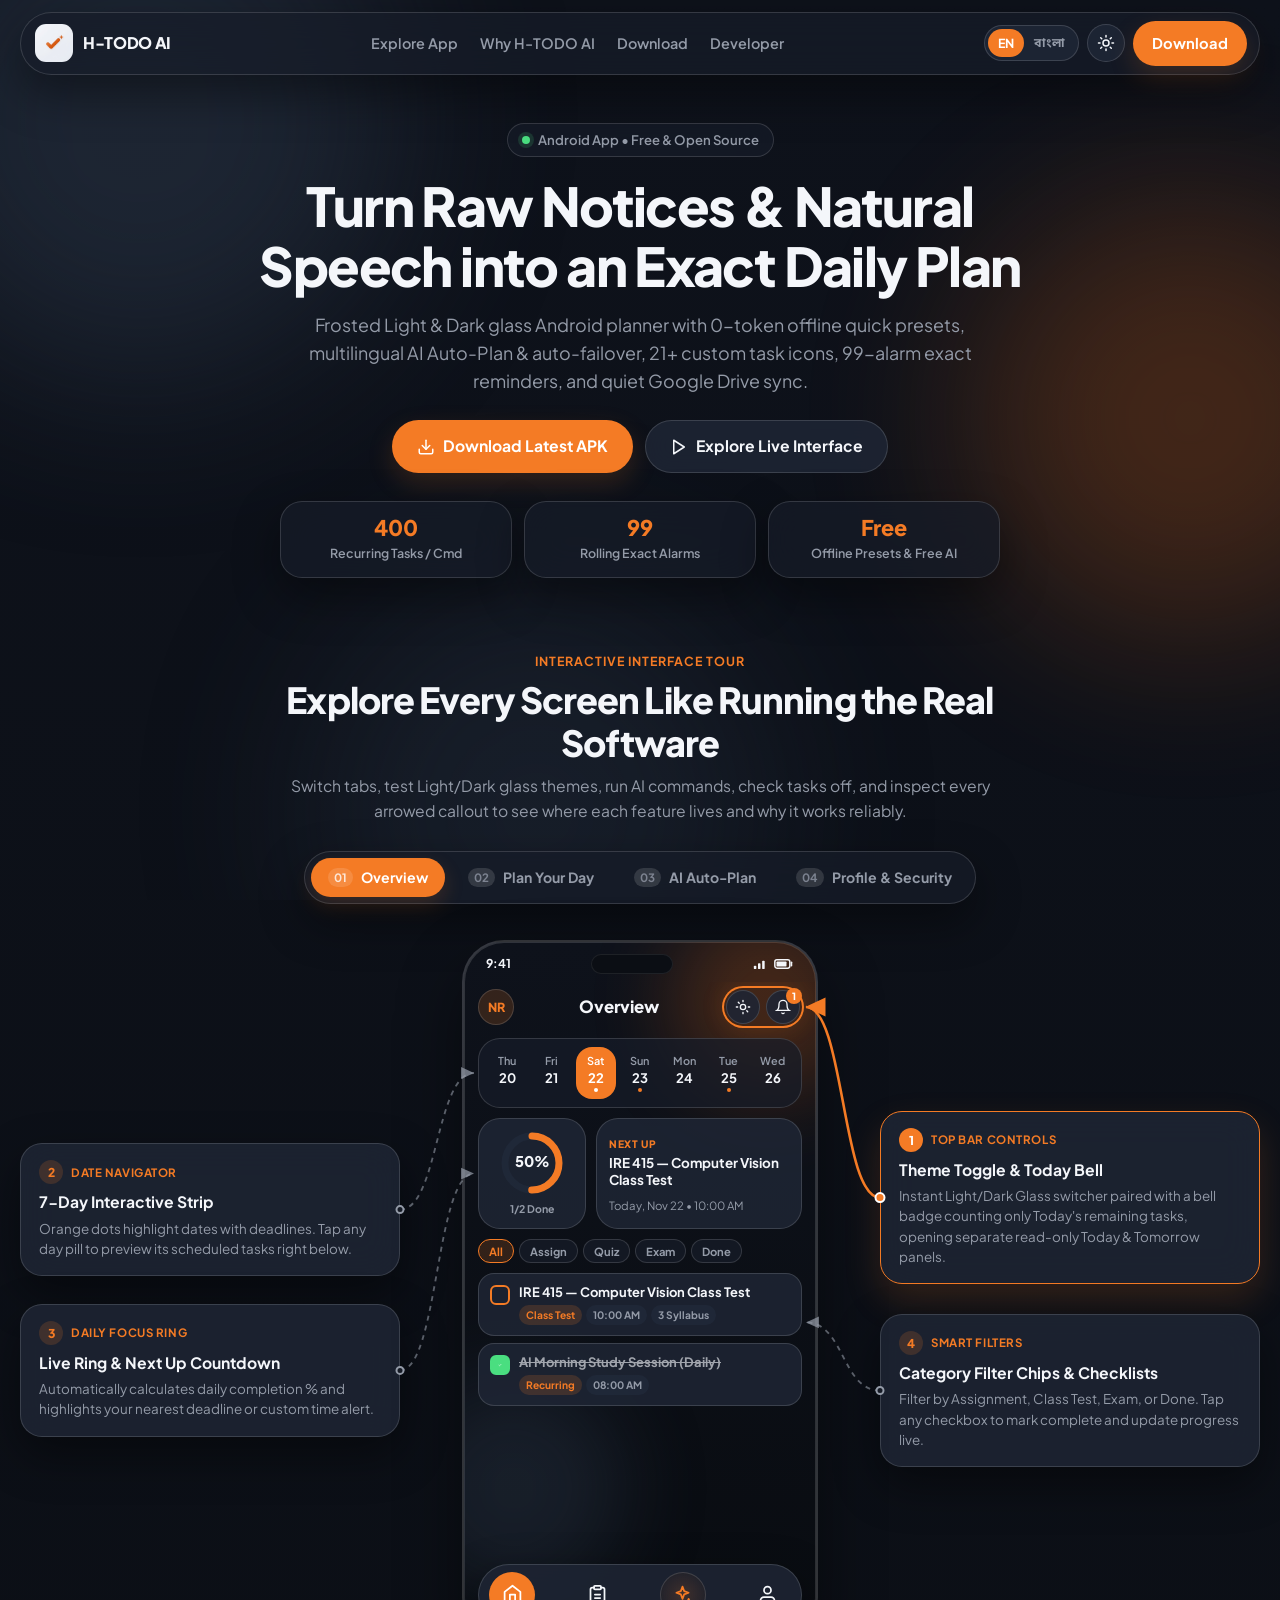
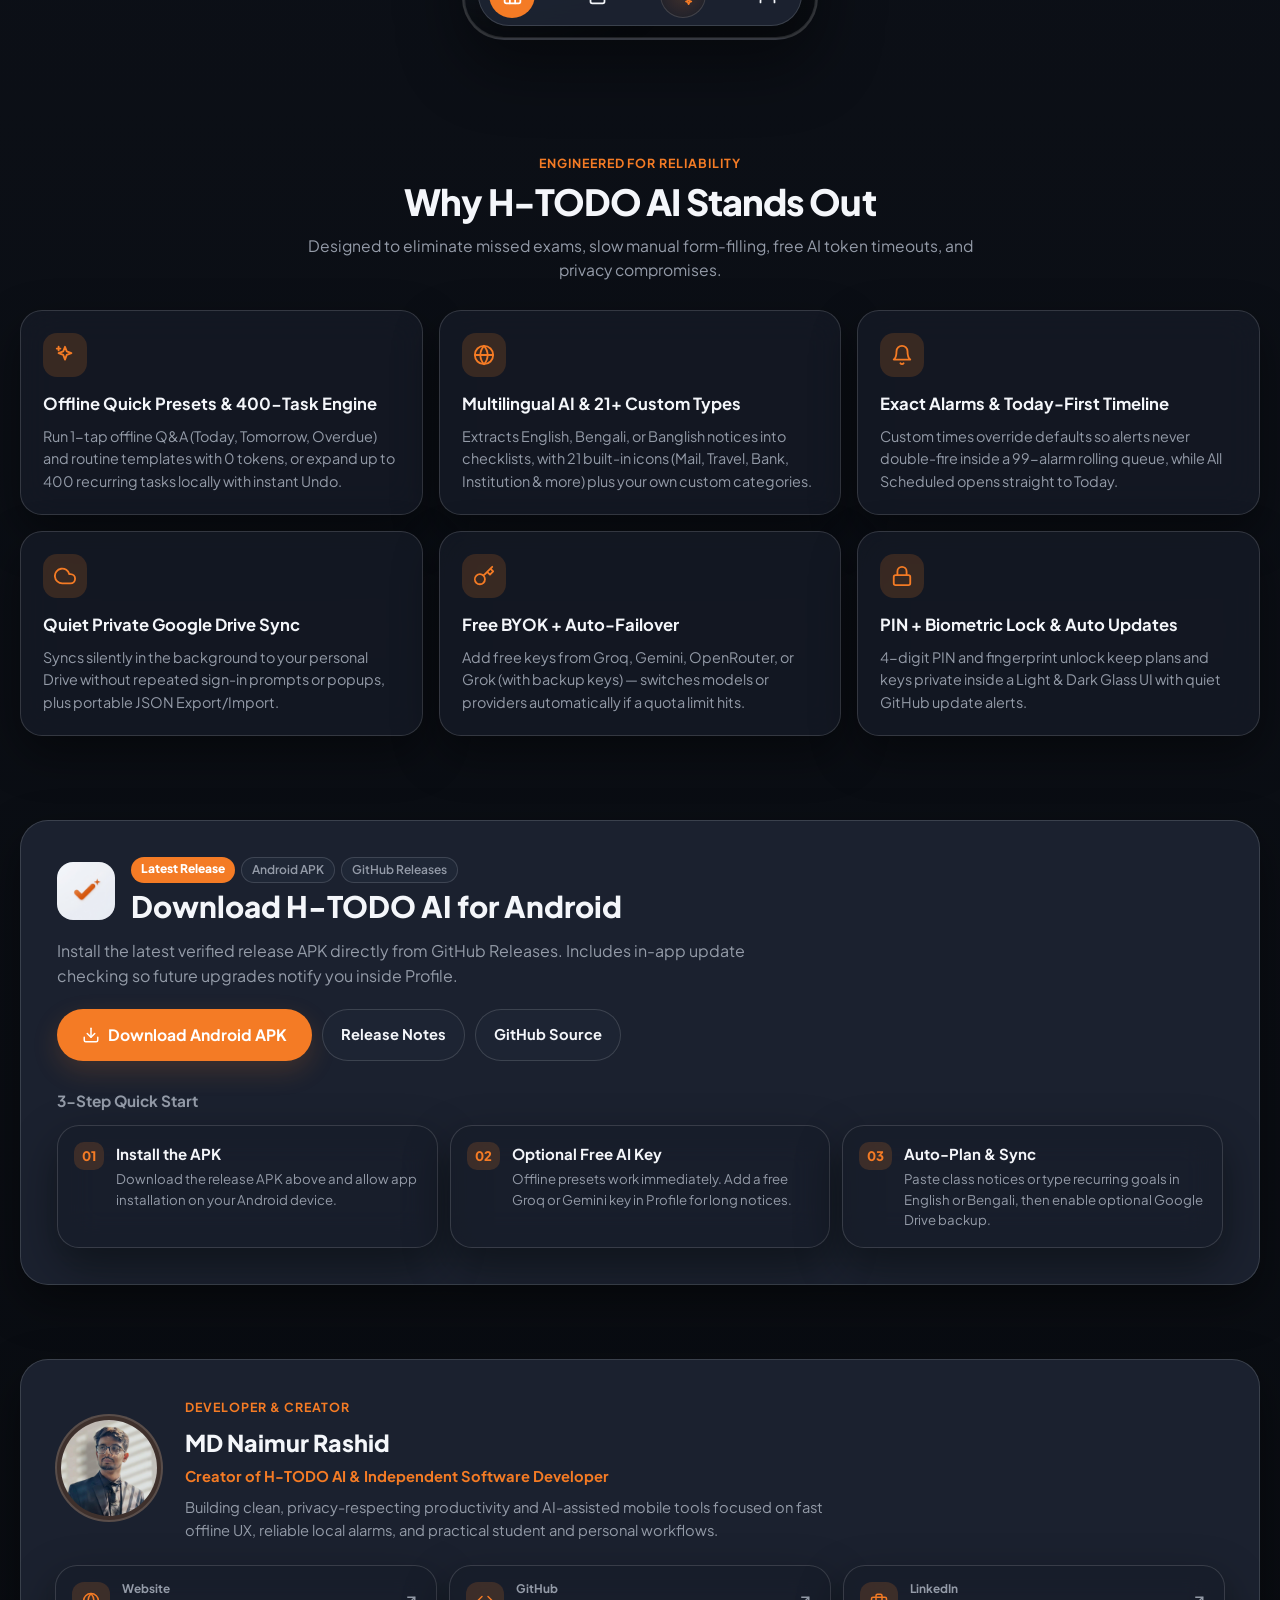
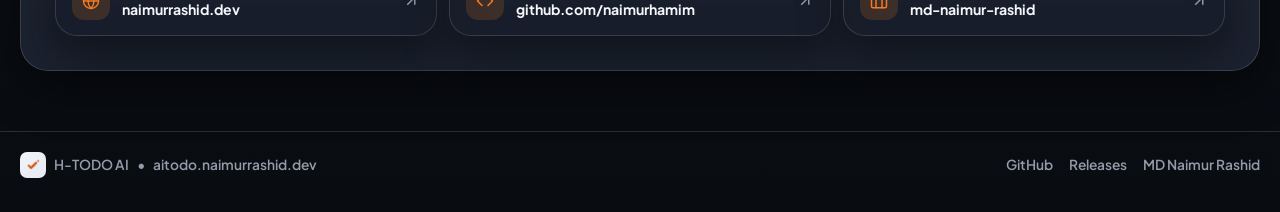
<file: docs/index.html>
<!DOCTYPE html>
<html lang="en" data-theme="dark" data-lang="en">
<head>
  <meta charset="UTF-8" />
  <meta name="viewport" content="width=device-width, initial-scale=1.0" />
  <title>H-TODO AI — Smart AI Task &amp; Academic Schedule Planner</title>
  <meta
    name="description"
    content="H-TODO AI is a free, open-source glassmorphic Android planner with offline 0-token quick presets, multilingual AI Auto-Plan & auto-failover, 21+ custom task types, 99-alarm exact reminders, and quiet Google Drive sync."
  />
  <meta name="theme-color" content="#0B0E14" />
  <meta property="og:title" content="H-TODO AI — Smart AI Task &amp; Academic Schedule Planner" />
  <meta
    property="og:description"
    content="Offline 0-token quick presets, multilingual AI scheduling with auto-failover, Today-anchored timeline, 21+ custom task icons, exact alarms, and quiet Google Drive sync."
  />
  <meta property="og:type" content="website" />
  <meta property="og:url" content="https://aitodo.naimurrashid.dev/" />
  <meta property="og:image" content="https://aitodo.naimurrashid.dev/assets/app_logo.png" />
  <link rel="icon" type="image/png" href="assets/app_logo.png" />
  <link rel="apple-touch-icon" href="assets/app_logo.png" />
  <link rel="preconnect" href="https://fonts.googleapis.com" />
  <link rel="preconnect" href="https://fonts.gstatic.com" crossorigin />
  <link
    href="https://fonts.googleapis.com/css2?family=Noto+Sans+Bengali:wght@400;500;600;700&amp;family=Plus+Jakarta+Sans:wght@400;500;600;700;800&amp;display=swap"
    rel="stylesheet"
  />
  <link rel="stylesheet" href="styles.css" />
</head>
<body>
  <div class="ambient-backdrop" aria-hidden="true">
    <span class="orb orb-primary"></span>
    <span class="orb orb-accent"></span>
    <span class="orb orb-secondary"></span>
  </div>

  <!-- Sticky Glass Navigation Header -->
  <header class="site-header">
    <div class="container header-inner">
      <a class="brand" href="#top" aria-label="H-TODO AI Home">
        <img src="assets/app_logo.png" alt="H-TODO AI Logo" width="38" height="38" class="brand-logo" />
        <div class="brand-text">
          <span class="brand-name">H-TODO AI</span>
        </div>
      </a>

      <nav class="desktop-nav" aria-label="Primary Navigation">
        <a href="#explore" data-i18n="navExplore">Explore App</a>
        <a href="#why" data-i18n="navWhy">Why H-TODO AI</a>
        <a href="#download" data-i18n="navDownload">Download</a>
        <a href="#developer" data-i18n="navDeveloper">Developer</a>
      </nav>

      <div class="header-actions">
        <div class="lang-switch" role="group" aria-label="Language switcher">
          <button type="button" class="lang-btn is-active" data-set-lang="en">EN</button>
          <button type="button" class="lang-btn" data-set-lang="bn">বাংলা</button>
        </div>

        <button
          type="button"
          class="icon-glass-btn"
          id="theme-toggle-btn"
          aria-label="Toggle Light and Dark Glass theme"
          title="Switch Glass Theme"
        >
          <svg class="icon-sun" viewBox="0 0 24 24" fill="none" stroke="currentColor" stroke-width="2" stroke-linecap="round" stroke-linejoin="round" aria-hidden="true">
            <circle cx="12" cy="12" r="4"></circle>
            <path d="M12 2v2M12 20v2M4.93 4.93l1.41 1.41M17.66 17.66l1.41 1.41M2 12h2M20 12h2M6.34 17.66l-1.41 1.41M19.07 4.93l-1.41 1.41"></path>
          </svg>
          <svg class="icon-moon" viewBox="0 0 24 24" fill="none" stroke="currentColor" stroke-width="2" stroke-linecap="round" stroke-linejoin="round" aria-hidden="true">
            <path d="M21 12.79A9 9 0 1 1 11.21 3 7 7 0 0 0 21 12.79z"></path>
          </svg>
        </button>

        <a href="#download" class="btn-primary header-download-btn" data-i18n="headerDownload">Download</a>

        <button
          type="button"
          class="icon-glass-btn mobile-menu-btn"
          id="mobile-menu-btn"
          aria-label="Toggle Menu"
          aria-expanded="false"
        >
          <svg viewBox="0 0 24 24" fill="none" stroke="currentColor" stroke-width="2" stroke-linecap="round" aria-hidden="true">
            <line x1="4" y1="7" x2="20" y2="7"></line>
            <line x1="4" y1="12" x2="20" y2="12"></line>
            <line x1="4" y1="17" x2="20" y2="17"></line>
          </svg>
        </button>
      </div>
    </div>

    <div class="mobile-nav glass-panel" id="mobile-nav" hidden>
      <a href="#explore" data-i18n="navExplore">Explore App</a>
      <a href="#why" data-i18n="navWhy">Why H-TODO AI</a>
      <a href="#download" data-i18n="navDownload">Download</a>
      <a href="#developer" data-i18n="navDeveloper">Developer</a>
    </div>
  </header>

  <main id="top">
    <!-- Hero Section -->
    <section class="hero-section">
      <div class="container hero-grid">
        <div class="hero-copy">
          <div class="eyebrow-pill glass-pill">
            <span class="pulse-dot"></span>
            <span data-i18n="heroEyebrow">Android App • Free &amp; Open Source</span>
          </div>

          <h1 class="hero-title" data-i18n="heroTitle">
            Turn Raw Notices &amp; Natural Speech into an Exact Daily Plan
          </h1>

          <p class="hero-subtitle" data-i18n="heroSubtitle">
            Frosted Light &amp; Dark glass Android planner with 0-token offline quick presets, multilingual AI Auto-Plan &amp; auto-failover, 21+ custom task icons, 99-alarm exact reminders, and quiet Google Drive sync.
          </p>

          <div class="hero-ctas">
            <a
              href="https://github.com/naimurhamim/h-todo-ai/releases/latest"
              class="btn-primary btn-lg"
              data-apk-download
            >
              <svg viewBox="0 0 24 24" fill="none" stroke="currentColor" stroke-width="2" stroke-linecap="round" stroke-linejoin="round" aria-hidden="true">
                <path d="M21 15v4a2 2 0 0 1-2 2H5a2 2 0 0 1-2-2v-4"></path>
                <polyline points="7 10 12 15 17 10"></polyline>
                <line x1="12" y1="15" x2="12" y2="3"></line>
              </svg>
              <span data-i18n="heroPrimaryCta">Download Latest APK</span>
            </a>

            <a href="#explore" class="btn-glass btn-lg">
              <svg viewBox="0 0 24 24" fill="none" stroke="currentColor" stroke-width="2" stroke-linecap="round" stroke-linejoin="round" aria-hidden="true">
                <polygon points="5 3 19 12 5 21 5 3"></polygon>
              </svg>
              <span data-i18n="heroSecondaryCta">Explore Live Interface</span>
            </a>
          </div>

          <div class="hero-metrics">
            <div class="metric-card glass-panel">
              <span class="metric-value">400</span>
              <span class="metric-label" data-i18n="metricRecurring">Recurring Tasks / Cmd</span>
            </div>
            <div class="metric-card glass-panel">
              <span class="metric-value">99</span>
              <span class="metric-label" data-i18n="metricAlarms">Rolling Exact Alarms</span>
            </div>
            <div class="metric-card glass-panel">
              <span class="metric-value" data-i18n="metricZeroCostVal">Free</span>
              <span class="metric-label" data-i18n="metricZeroCost">Offline Presets &amp; Free AI</span>
            </div>
          </div>
        </div>
      </div>
    </section>

    <!-- Interactive Software Explorer -->
    <section id="explore" class="explore-section">
      <div class="container">
        <div class="section-header">
          <span class="section-kicker" data-i18n="exploreKicker">Interactive Interface Tour</span>
          <h2 class="section-title" data-i18n="exploreTitle">
            Explore Every Screen Like Running the Real Software
          </h2>
          <p class="section-desc" data-i18n="exploreDesc">
            Switch tabs, test Light/Dark glass themes, run AI commands, check tasks off, and inspect every arrowed callout to see where each feature lives and why it works reliably.
          </p>
        </div>

        <!-- Screen Tabs -->
        <div class="screen-tabs-wrap">
          <div class="screen-tabs glass-panel" role="tablist" aria-label="App Screens">
            <button type="button" class="screen-tab is-active" role="tab" aria-selected="true" data-tab="0">
              <span class="tab-index">01</span>
              <span data-i18n="tabOverview">Overview</span>
            </button>
            <button type="button" class="screen-tab" role="tab" aria-selected="false" data-tab="1">
              <span class="tab-index">02</span>
              <span data-i18n="tabPlan">Plan Your Day</span>
            </button>
            <button type="button" class="screen-tab" role="tab" aria-selected="false" data-tab="2">
              <span class="tab-index">03</span>
              <span data-i18n="tabAi">AI Auto-Plan</span>
            </button>
            <button type="button" class="screen-tab" role="tab" aria-selected="false" data-tab="3">
              <span class="tab-index">04</span>
              <span data-i18n="tabProfile">Profile &amp; Security</span>
            </button>
          </div>
        </div>

        <!-- 3-Column Annotated Phone Stage -->
        <div class="explore-stage" id="explore-stage">
          <svg id="callout-arrows" class="callout-arrows" aria-hidden="true"></svg>

          <!-- Left Bubble Column (Desktop) -->
          <div class="callout-col callout-col-left" id="callout-left"></div>

          <!-- Center Interactive Glass Phone Frame -->
          <div class="phone-column">
            <div class="phone-chassis" id="phone-chassis">
              <div class="phone-ambient" aria-hidden="true">
                <span class="p-orb p-orb-1"></span>
                <span class="p-orb p-orb-2"></span>
              </div>

              <!-- Realistic Status Bar & Top Speaker -->
              <div class="phone-statusbar">
                <span class="sb-time">9:41</span>
                <span class="phone-notch" aria-hidden="true"></span>
                <span class="sb-icons" aria-hidden="true">
                  <svg viewBox="0 0 18 14" width="15" height="12" fill="currentColor">
                    <rect x="1" y="9" width="3" height="4" rx="1"></rect>
                    <rect x="6" y="6" width="3" height="7" rx="1"></rect>
                    <rect x="11" y="3" width="3" height="10" rx="1"></rect>
                  </svg>
                  <svg viewBox="0 0 24 14" width="20" height="12" fill="none" stroke="currentColor" stroke-width="1.8">
                    <rect x="1" y="2" width="18" height="10" rx="2.5"></rect>
                    <rect x="3" y="4" width="12" height="6" rx="1" fill="currentColor" stroke="none"></rect>
                    <path d="M21 5v4" stroke-linecap="round"></path>
                  </svg>
                </span>
              </div>

              <!-- In-Phone Top Undo Popup / Toast Host -->
              <div class="phone-overlay-host" id="phone-overlay-host"></div>

              <!-- Scrollable Phone Screen Content -->
              <div class="phone-viewport" id="phone-viewport" tabindex="0"></div>

              <!-- Floating Bottom Glass Nav Dock (Exact HomeShell Match) -->
              <div class="phone-dock-wrap">
                <nav class="phone-dock" aria-label="Simulated App Navigation">
                  <button type="button" class="dock-btn is-active" data-tab="0" title="Overview" aria-label="Overview tab">
                    <svg viewBox="0 0 24 24" fill="none" stroke="currentColor" stroke-width="2" stroke-linecap="round" stroke-linejoin="round">
                      <path d="M3 9l9-7 9 7v11a2 2 0 0 1-2 2H5a2 2 0 0 1-2-2z"></path>
                      <polyline points="9 22 9 12 15 12 15 22"></polyline>
                    </svg>
                  </button>
                  <button type="button" class="dock-btn" data-tab="1" title="Plan" aria-label="Plan tab">
                    <svg viewBox="0 0 24 24" fill="none" stroke="currentColor" stroke-width="2" stroke-linecap="round" stroke-linejoin="round">
                      <rect x="8" y="2" width="8" height="4" rx="1" ry="1"></rect>
                      <path d="M16 4h2a2 2 0 0 1 2 2v14a2 2 0 0 1-2 2H6a2 2 0 0 1-2-2V6a2 2 0 0 1 2-2h2"></path>
                      <path d="M9 12h6M9 16h6"></path>
                    </svg>
                  </button>
                  <button type="button" class="dock-btn dock-ai-btn" data-tab="2" title="AI Auto-Plan" aria-label="AI Auto-Plan tab">
                    <svg viewBox="0 0 24 24" fill="none" stroke="currentColor" stroke-width="2" stroke-linecap="round" stroke-linejoin="round">
                      <path d="M12 3l1.9 5.1L19 10l-5.1 1.9L12 17l-1.9-5.1L5 10l5.1-1.9L12 3z"></path>
                      <path d="M19 17l.9 2.1L22 20l-2.1.9L19 23l-.9-2.1L16 20l2.1-.9L19 17z"></path>
                    </svg>
                  </button>
                  <button type="button" class="dock-btn" data-tab="3" title="Profile" aria-label="Profile tab">
                    <svg viewBox="0 0 24 24" fill="none" stroke="currentColor" stroke-width="2" stroke-linecap="round" stroke-linejoin="round">
                      <path d="M20 21v-2a4 4 0 0 0-4-4H8a4 4 0 0 0-4 4v2"></path>
                      <circle cx="12" cy="7" r="4"></circle>
                    </svg>
                  </button>
                </nav>
              </div>
            </div>
          </div>

          <!-- Right Bubble Column (Desktop) -->
          <div class="callout-col callout-col-right" id="callout-right"></div>
        </div>

        <!-- Mobile & Tablet Interactive Callouts -->
        <div class="mobile-callouts" id="mobile-callouts">
          <div class="mobile-stepper glass-panel">
            <button type="button" class="step-nav-btn" id="step-prev-btn">
              <svg viewBox="0 0 24 24" fill="none" stroke="currentColor" stroke-width="2" stroke-linecap="round" stroke-linejoin="round" aria-hidden="true">
                <polyline points="15 18 9 12 15 6"></polyline>
              </svg>
              <span data-i18n="stepPrev">Prev</span>
            </button>
            <div class="step-status">
              <span class="step-badge" id="step-badge-text">1 / 4</span>
              <span class="step-hint" data-i18n="stepHint">Tap pins or cards to inspect</span>
            </div>
            <button type="button" class="step-nav-btn" id="step-next-btn">
              <span data-i18n="stepNext">Next</span>
              <svg viewBox="0 0 24 24" fill="none" stroke="currentColor" stroke-width="2" stroke-linecap="round" stroke-linejoin="round" aria-hidden="true">
                <polyline points="9 18 15 12 9 6"></polyline>
              </svg>
            </button>
          </div>

          <div class="mobile-callout-list" id="mobile-callout-list"></div>
        </div>
      </div>
    </section>

    <!-- Why H-TODO AI Section -->
    <section id="why" class="why-section">
      <div class="container">
        <div class="section-header">
          <span class="section-kicker" data-i18n="whyKicker">Engineered for Reliability</span>
          <h2 class="section-title" data-i18n="whyTitle">Why H-TODO AI Stands Out</h2>
          <p class="section-desc" data-i18n="whyDesc">
            Designed to eliminate missed exams, slow manual form-filling, free AI token timeouts, and privacy compromises.
          </p>
        </div>

        <div class="why-grid" id="why-grid">
          <article class="why-card glass-panel">
            <div class="why-icon">
              <svg viewBox="0 0 24 24" fill="none" stroke="currentColor" stroke-width="2" stroke-linecap="round" stroke-linejoin="round" aria-hidden="true">
                <path d="M12 3l1.9 5.1L19 10l-5.1 1.9L12 17l-1.9-5.1L5 10l5.1-1.9L12 3z"></path>
                <path d="M5 3v4M3 5h4"></path>
              </svg>
            </div>
            <h3 data-i18n="why1Title">Offline Quick Presets &amp; 400-Task Engine</h3>
            <p data-i18n="why1Body">
              Run 1-tap offline Q&amp;A (Today, Tomorrow, Overdue) and routine templates with 0 tokens, or expand up to 400 recurring tasks locally with instant Undo.
            </p>
          </article>

          <article class="why-card glass-panel">
            <div class="why-icon">
              <svg viewBox="0 0 24 24" fill="none" stroke="currentColor" stroke-width="2" stroke-linecap="round" stroke-linejoin="round" aria-hidden="true">
                <circle cx="12" cy="12" r="10"></circle>
                <line x1="2" y1="12" x2="22" y2="12"></line>
                <path d="M12 2a15.3 15.3 0 0 1 4 10 15.3 15.3 0 0 1-4 10 15.3 15.3 0 0 1-4-10 15.3 15.3 0 0 1 4-10z"></path>
              </svg>
            </div>
            <h3 data-i18n="why2Title">Multilingual AI &amp; 21+ Custom Types</h3>
            <p data-i18n="why2Body">
              Extracts English, Bengali, or Banglish notices into checklists, with 21 built-in icons (Mail, Travel, Bank, Institution &amp; more) plus your own custom categories.
            </p>
          </article>

          <article class="why-card glass-panel">
            <div class="why-icon">
              <svg viewBox="0 0 24 24" fill="none" stroke="currentColor" stroke-width="2" stroke-linecap="round" stroke-linejoin="round" aria-hidden="true">
                <path d="M18 8A6 6 0 0 0 6 8c0 7-3 9-3 9h18s-3-2-3-9"></path>
                <path d="M13.73 21a2 2 0 0 1-3.46 0"></path>
              </svg>
            </div>
            <h3 data-i18n="why3Title">Exact Alarms &amp; Today-First Timeline</h3>
            <p data-i18n="why3Body">
              Custom times override defaults so alerts never double-fire inside a 99-alarm rolling queue, while All Scheduled opens straight to Today.
            </p>
          </article>

          <article class="why-card glass-panel">
            <div class="why-icon">
              <svg viewBox="0 0 24 24" fill="none" stroke="currentColor" stroke-width="2" stroke-linecap="round" stroke-linejoin="round" aria-hidden="true">
                <path d="M18 10h-1.26A8 8 0 1 0 9 20h9a5 5 0 0 0 0-10z"></path>
              </svg>
            </div>
            <h3 data-i18n="why4Title">Quiet Private Google Drive Sync</h3>
            <p data-i18n="why4Body">
              Syncs silently in the background to your personal Drive without repeated sign-in prompts or popups, plus portable JSON Export/Import.
            </p>
          </article>

          <article class="why-card glass-panel">
            <div class="why-icon">
              <svg viewBox="0 0 24 24" fill="none" stroke="currentColor" stroke-width="2" stroke-linecap="round" stroke-linejoin="round" aria-hidden="true">
                <path d="M21 2l-2 2m-7.61 7.61a5.5 5.5 0 1 1-7.778 7.778 5.5 5.5 0 0 1 7.777-7.777zm0 0L15.5 7.5m0 0l3 3L22 7l-3-3m-3.5 3.5L19 4"></path>
              </svg>
            </div>
            <h3 data-i18n="why5Title">Free BYOK + Auto-Failover</h3>
            <p data-i18n="why5Body">
              Add free keys from Groq, Gemini, OpenRouter, or Grok (with backup keys) — switches models or providers automatically if a quota limit hits.
            </p>
          </article>

          <article class="why-card glass-panel">
            <div class="why-icon">
              <svg viewBox="0 0 24 24" fill="none" stroke="currentColor" stroke-width="2" stroke-linecap="round" stroke-linejoin="round" aria-hidden="true">
                <rect x="3" y="11" width="18" height="11" rx="2" ry="2"></rect>
                <path d="M7 11V7a5 5 0 0 1 10 0v4"></path>
              </svg>
            </div>
            <h3 data-i18n="why6Title">PIN + Biometric Lock &amp; Auto Updates</h3>
            <p data-i18n="why6Body">
              4-digit PIN and fingerprint unlock keep plans and keys private inside a Light &amp; Dark Glass UI with quiet GitHub update alerts.
            </p>
          </article>
        </div>
      </div>
    </section>

    <!-- Download & Quick Setup Section -->
    <section id="download" class="download-section">
      <div class="container">
        <div class="download-card glass-panel-elevated">
          <div class="download-main">
            <div class="download-brand-row">
              <img src="assets/app_logo.png" alt="H-TODO AI Icon" width="58" height="58" class="download-app-icon" />
              <div>
                <div class="release-badges">
                  <span class="release-tag-pill" id="release-tag-pill" data-i18n="latestReleasePill">Latest Release</span>
                  <span class="release-meta-pill" id="release-size">Android APK</span>
                  <span class="release-meta-pill" id="release-date">GitHub Releases</span>
                </div>
                <h2 class="download-title" data-i18n="downloadTitle">Download H-TODO AI for Android</h2>
              </div>
            </div>

            <p class="download-desc" data-i18n="downloadDesc">
              Install the latest verified release APK directly from GitHub Releases. Includes in-app update checking so future upgrades notify you inside Profile.
            </p>

            <div class="download-actions">
              <a
                href="https://github.com/naimurhamim/h-todo-ai/releases/latest"
                class="btn-primary btn-lg"
                id="primary-apk-btn"
                data-apk-download
              >
                <svg viewBox="0 0 24 24" fill="none" stroke="currentColor" stroke-width="2" stroke-linecap="round" stroke-linejoin="round" aria-hidden="true">
                  <path d="M21 15v4a2 2 0 0 1-2 2H5a2 2 0 0 1-2-2v-4"></path>
                  <polyline points="7 10 12 15 17 10"></polyline>
                  <line x1="12" y1="15" x2="12" y2="3"></line>
                </svg>
                <span data-i18n="downloadApkBtn">Download Android APK</span>
              </a>

              <a
                href="https://github.com/naimurhamim/h-todo-ai/releases/latest"
                target="_blank"
                rel="noopener noreferrer"
                class="btn-glass"
                id="release-notes-link"
              >
                <span data-i18n="releaseNotesBtn">Release Notes</span>
              </a>

              <a
                href="https://github.com/naimurhamim/h-todo-ai"
                target="_blank"
                rel="noopener noreferrer"
                class="btn-glass"
              >
                <span data-i18n="sourceRepoBtn">GitHub Source</span>
              </a>
            </div>
          </div>

          <div class="quick-steps">
            <h3 class="quick-steps-heading" data-i18n="quickStepsHeading">3-Step Quick Start</h3>
            <div class="steps-grid">
              <div class="step-item glass-panel">
                <span class="step-num">01</span>
                <div>
                  <h4 data-i18n="qs1Title">Install the APK</h4>
                  <p data-i18n="qs1Body">Download the release APK above and allow app installation on your Android device.</p>
                </div>
              </div>
              <div class="step-item glass-panel">
                <span class="step-num">02</span>
                <div>
                  <h4 data-i18n="qs2Title">Optional Free AI Key</h4>
                  <p data-i18n="qs2Body">Offline presets work immediately. Add a free Groq or Gemini key in Profile for long notices.</p>
                </div>
              </div>
              <div class="step-item glass-panel">
                <span class="step-num">03</span>
                <div>
                  <h4 data-i18n="qs3Title">Auto-Plan &amp; Sync</h4>
                  <p data-i18n="qs3Body">Paste class notices or type recurring goals in English or Bengali, then enable optional Google Drive backup.</p>
                </div>
              </div>
            </div>
          </div>
        </div>
      </div>
    </section>

    <!-- Developer Section -->
    <section id="developer" class="developer-section">
      <div class="container">
        <div class="developer-card glass-panel-elevated">
          <div class="developer-header">
            <div class="dev-avatar-ring">
              <img src="assets/Naimur_Hamim.jpg" alt="MD Naimur Rashid" width="96" height="96" class="dev-avatar" />
            </div>
            <div class="dev-identity">
              <span class="section-kicker" data-i18n="devKicker">Developer &amp; Creator</span>
              <h2 class="dev-name">MD Naimur Rashid</h2>
              <p class="dev-role" data-i18n="devRole">Creator of H-TODO AI &amp; Independent Software Developer</p>
              <p class="dev-bio" data-i18n="devBio">
                Building clean, privacy-respecting productivity and AI-assisted mobile tools focused on fast offline UX, reliable local alarms, and practical student and personal workflows.
              </p>
            </div>
          </div>

          <div class="dev-links-grid">
            <a href="https://naimurrashid.dev/" target="_blank" rel="noopener noreferrer" class="dev-link-card glass-panel">
              <span class="dev-link-icon">
                <svg viewBox="0 0 24 24" fill="none" stroke="currentColor" stroke-width="2" stroke-linecap="round" stroke-linejoin="round" aria-hidden="true">
                  <circle cx="12" cy="12" r="10"></circle>
                  <line x1="2" y1="12" x2="22" y2="12"></line>
                  <path d="M12 2a15.3 15.3 0 0 1 4 10 15.3 15.3 0 0 1-4 10 15.3 15.3 0 0 1-4-10 15.3 15.3 0 0 1 4-10z"></path>
                </svg>
              </span>
              <div class="dev-link-meta">
                <span class="dev-link-label">Website</span>
                <span class="dev-link-value">naimurrashid.dev</span>
              </div>
              <svg class="dev-ext-arrow" viewBox="0 0 24 24" fill="none" stroke="currentColor" stroke-width="2" aria-hidden="true">
                <line x1="7" y1="17" x2="17" y2="7"></line>
                <polyline points="7 7 17 7 17 17"></polyline>
              </svg>
            </a>

            <a href="https://github.com/naimurhamim" target="_blank" rel="noopener noreferrer" class="dev-link-card glass-panel">
              <span class="dev-link-icon">
                <svg viewBox="0 0 24 24" fill="none" stroke="currentColor" stroke-width="2" stroke-linecap="round" stroke-linejoin="round" aria-hidden="true">
                  <polyline points="16 18 22 12 16 6"></polyline>
                  <polyline points="8 6 2 12 8 18"></polyline>
                </svg>
              </span>
              <div class="dev-link-meta">
                <span class="dev-link-label">GitHub</span>
                <span class="dev-link-value">github.com/naimurhamim</span>
              </div>
              <svg class="dev-ext-arrow" viewBox="0 0 24 24" fill="none" stroke="currentColor" stroke-width="2" aria-hidden="true">
                <line x1="7" y1="17" x2="17" y2="7"></line>
                <polyline points="7 7 17 7 17 17"></polyline>
              </svg>
            </a>

            <a href="https://www.linkedin.com/in/md-naimur-rashid/" target="_blank" rel="noopener noreferrer" class="dev-link-card glass-panel">
              <span class="dev-link-icon">
                <svg viewBox="0 0 24 24" fill="none" stroke="currentColor" stroke-width="2" stroke-linecap="round" stroke-linejoin="round" aria-hidden="true">
                  <rect x="2" y="7" width="20" height="14" rx="2" ry="2"></rect>
                  <path d="M16 21V5a2 2 0 0 0-2-2h-4a2 2 0 0 0-2 2v16"></path>
                </svg>
              </span>
              <div class="dev-link-meta">
                <span class="dev-link-label">LinkedIn</span>
                <span class="dev-link-value">md-naimur-rashid</span>
              </div>
              <svg class="dev-ext-arrow" viewBox="0 0 24 24" fill="none" stroke="currentColor" stroke-width="2" aria-hidden="true">
                <line x1="7" y1="17" x2="17" y2="7"></line>
                <polyline points="7 7 17 7 17 17"></polyline>
              </svg>
            </a>
          </div>
        </div>
      </div>
    </section>
  </main>

  <!-- Footer -->
  <footer class="site-footer">
    <div class="container footer-inner">
      <div class="footer-left">
        <img src="assets/app_logo.png" alt="H-TODO AI" width="26" height="26" class="footer-logo" />
        <span>H-TODO AI</span>
        <span class="footer-sep" aria-hidden="true">•</span>
        <span>aitodo.naimurrashid.dev</span>
      </div>
      <div class="footer-links">
        <a href="https://github.com/naimurhamim/h-todo-ai" target="_blank" rel="noopener noreferrer">GitHub</a>
        <a href="https://github.com/naimurhamim/h-todo-ai/releases/latest" target="_blank" rel="noopener noreferrer">Releases</a>
        <a href="https://naimurrashid.dev/" target="_blank" rel="noopener noreferrer">MD Naimur Rashid</a>
      </div>
    </div>
  </footer>

  <script src="app.js"></script>
</body>
</html>
</file>
<file: docs/styles.css>
/* =========================================================
   H-TODO AI Showcase — Exact App Glassmorphism Tokens
   ========================================================= */

:root {
  --radius-sm: 10px;
  --radius-md: 16px;
  --radius-lg: 22px;
  --radius-xl: 28px;
  --radius-pill: 999px;
  --font-sans: 'Plus Jakarta Sans', 'Noto Sans Bengali', -apple-system, BlinkMacSystemFont, sans-serif;
  --transition: 220ms cubic-bezier(0.22, 1, 0.36, 1);
}

html[data-theme="light"] {
  color-scheme: light;
  --bg: #ECEFF4;
  --bg-top: #E8ECF2;
  --bg-bottom: #E2E6EE;
  --orb-primary: #CBD5E1;
  --orb-accent: #FDBA74;
  --glass-fill: rgba(255, 255, 255, 0.74);
  --glass-elevated: rgba(255, 255, 255, 0.90);
  --glass-border: rgba(255, 255, 255, 0.94);
  --glass-shadow: 0 14px 36px rgba(15, 23, 42, 0.08);
  --surface: #FFFFFF;
  --surface-subtle: rgba(230, 234, 240, 0.76);
  --primary: #EA6A15;
  --on-primary: #FFFFFF;
  --primary-soft: rgba(234, 106, 21, 0.13);
  --text-primary: #14171F;
  --text-secondary: #5E6676;
  --border: rgba(203, 213, 225, 0.78);
  --success: #15803D;
  --success-soft: rgba(21, 128, 61, 0.12);
  --warning: #B45309;
  --warning-soft: rgba(180, 83, 9, 0.12);
  --danger: #DC2626;
  --danger-soft: rgba(220, 38, 38, 0.12);
  --phone-shell-bg: linear-gradient(180deg, #E8ECF2 0%, #E2E6EE 100%);
  --phone-bezel: rgba(20, 23, 31, 0.14);
}

html[data-theme="dark"] {
  color-scheme: dark;
  --bg: #0B0E14;
  --bg-top: #0E121B;
  --bg-bottom: #090C11;
  --orb-primary: #334155;
  --orb-accent: #EA6A15;
  --glass-fill: rgba(23, 29, 41, 0.72);
  --glass-elevated: rgba(30, 37, 52, 0.88);
  --glass-border: rgba(255, 255, 255, 0.14);
  --glass-shadow: 0 18px 46px rgba(0, 0, 0, 0.42);
  --surface: #151A25;
  --surface-subtle: rgba(35, 43, 60, 0.65);
  --primary: #F47B25;
  --on-primary: #FFFFFF;
  --primary-soft: rgba(244, 123, 37, 0.17);
  --text-primary: #F4F6FA;
  --text-secondary: #949BA8;
  --border: rgba(255, 255, 255, 0.14);
  --success: #4ADE80;
  --success-soft: rgba(74, 222, 128, 0.15);
  --warning: #FBBF24;
  --warning-soft: rgba(251, 191, 36, 0.16);
  --danger: #F87171;
  --danger-soft: rgba(248, 113, 113, 0.15);
  --phone-shell-bg: linear-gradient(180deg, #0E121B 0%, #090C11 100%);
  --phone-bezel: rgba(255, 255, 255, 0.16);
}

*,
*::before,
*::after {
  box-sizing: border-box;
}

html {
  scroll-behavior: smooth;
  overflow-x: clip;
}

body {
  margin: 0;
  min-height: 100vh;
  font-family: var(--font-sans);
  background: linear-gradient(180deg, var(--bg-top) 0%, var(--bg-bottom) 100%);
  color: var(--text-primary);
  line-height: 1.55;
  overflow-x: clip;
  -webkit-font-smoothing: antialiased;
}

img {
  display: block;
  max-width: 100%;
}

button,
input,
a {
  font-family: inherit;
}

a {
  color: inherit;
  text-decoration: none;
}

.container {
  width: min(1240px, 100% - 32px);
  margin-inline: auto;
}

section[id] {
  scroll-margin-top: 94px;
}

/* =========================================================
   Ambient Glass Backdrop Orbs
   ========================================================= */

.ambient-backdrop {
  position: fixed;
  inset: 0;
  z-index: -1;
  pointer-events: none;
  overflow: hidden;
}

.orb {
  position: absolute;
  border-radius: 50%;
  filter: blur(90px);
  opacity: 0.42;
}

.orb-primary {
  width: 520px;
  height: 520px;
  top: -140px;
  left: -120px;
  background: var(--orb-primary);
}

.orb-accent {
  width: 440px;
  height: 440px;
  top: 22%;
  right: -130px;
  background: var(--orb-accent);
  opacity: 0.24;
}

.orb-secondary {
  width: 460px;
  height: 460px;
  bottom: -140px;
  left: 24%;
  background: var(--orb-primary);
  opacity: 0.28;
}

/* =========================================================
   Reusable Frosted Glass Surfaces & Controls
   ========================================================= */

.glass-panel {
  background: var(--glass-fill);
  border: 1px solid var(--glass-border);
  box-shadow: var(--glass-shadow);
  backdrop-filter: blur(18px);
  -webkit-backdrop-filter: blur(18px);
}

.glass-panel-elevated {
  background: var(--glass-elevated);
  border: 1px solid var(--glass-border);
  box-shadow: var(--glass-shadow);
  backdrop-filter: blur(22px);
  -webkit-backdrop-filter: blur(22px);
}

.glass-pill {
  background: var(--glass-fill);
  border: 1px solid var(--glass-border);
  backdrop-filter: blur(14px);
  -webkit-backdrop-filter: blur(14px);
}

.btn-primary,
.btn-glass {
  display: inline-flex;
  align-items: center;
  justify-content: center;
  gap: 8px;
  padding: 10px 18px;
  border-radius: var(--radius-pill);
  font-size: 0.92rem;
  font-weight: 700;
  border: 1px solid transparent;
  cursor: pointer;
  transition: transform var(--transition), background var(--transition), border-color var(--transition), box-shadow var(--transition);
  white-space: nowrap;
}

.btn-primary svg,
.btn-glass svg {
  width: 18px;
  height: 18px;
  flex-shrink: 0;
}

.btn-lg {
  padding: 13px 24px;
  font-size: 0.98rem;
}

.btn-primary {
  background: var(--primary);
  color: var(--on-primary);
  box-shadow: 0 10px 26px var(--primary-soft);
}

.btn-primary:hover {
  transform: translateY(-2px);
  filter: brightness(1.06);
}

.btn-glass {
  background: var(--glass-elevated);
  color: var(--text-primary);
  border-color: var(--glass-border);
  backdrop-filter: blur(14px);
}

.btn-glass:hover {
  transform: translateY(-2px);
  border-color: var(--primary);
}

/* =========================================================
   Sticky Header
   ========================================================= */

.site-header {
  position: sticky;
  top: 0;
  z-index: 40;
  padding: 12px 0;
}

.header-inner {
  display: flex;
  align-items: center;
  justify-content: space-between;
  gap: 12px;
  padding: 8px 12px 8px 14px;
  border-radius: var(--radius-pill);
  background: var(--glass-fill);
  border: 1px solid var(--glass-border);
  box-shadow: var(--glass-shadow);
  backdrop-filter: blur(20px);
  -webkit-backdrop-filter: blur(20px);
}

.brand {
  display: inline-flex;
  align-items: center;
  gap: 10px;
  min-width: 0;
}

.brand-logo {
  border-radius: 11px;
  flex-shrink: 0;
}

.brand-text {
  display: flex;
  align-items: center;
  gap: 8px;
  min-width: 0;
}

.brand-name {
  font-weight: 800;
  font-size: 1rem;
  letter-spacing: -0.02em;
  white-space: nowrap;
}

.version-pill {
  padding: 2px 8px;
  border-radius: var(--radius-pill);
  background: var(--primary-soft);
  color: var(--primary);
  font-size: 0.72rem;
  font-weight: 700;
  white-space: nowrap;
}

.desktop-nav {
  display: flex;
  align-items: center;
  gap: 22px;
}

.desktop-nav a {
  font-size: 0.9rem;
  font-weight: 600;
  color: var(--text-secondary);
  transition: color var(--transition);
}

.desktop-nav a:hover {
  color: var(--text-primary);
}

.header-actions {
  display: flex;
  align-items: center;
  gap: 8px;
}

.lang-switch {
  display: inline-flex;
  padding: 3px;
  border-radius: var(--radius-pill);
  background: var(--surface-subtle);
  border: 1px solid var(--border);
}

.lang-btn {
  border: none;
  background: transparent;
  color: var(--text-secondary);
  padding: 5px 10px;
  border-radius: var(--radius-pill);
  font-size: 0.78rem;
  font-weight: 700;
  cursor: pointer;
  transition: all var(--transition);
}

.lang-btn.is-active {
  background: var(--primary);
  color: var(--on-primary);
}

.icon-glass-btn {
  width: 38px;
  height: 38px;
  border-radius: 50%;
  border: 1px solid var(--border);
  background: var(--surface-subtle);
  color: var(--text-primary);
  display: inline-flex;
  align-items: center;
  justify-content: center;
  cursor: pointer;
  flex-shrink: 0;
  transition: border-color var(--transition), background var(--transition);
}

.icon-glass-btn svg {
  width: 18px;
  height: 18px;
}

.icon-glass-btn:hover {
  border-color: var(--primary);
}

html[data-theme="dark"] .icon-moon {
  display: none;
}

html[data-theme="light"] .icon-sun {
  display: none;
}

.mobile-menu-btn {
  display: none;
}

.mobile-nav {
  width: min(1240px, 100% - 32px);
  margin: 8px auto 0;
  padding: 10px;
  border-radius: var(--radius-lg);
  display: grid;
  gap: 4px;
}

.mobile-nav[hidden] {
  display: none;
}

.mobile-nav a {
  padding: 10px 14px;
  border-radius: var(--radius-md);
  font-weight: 600;
  font-size: 0.94rem;
}

.mobile-nav a:hover {
  background: var(--primary-soft);
  color: var(--primary);
}

/* =========================================================
   Hero Section
   ========================================================= */

.hero-section {
  padding: 36px 0 28px;
}

.hero-grid {
  display: flex;
  justify-content: center;
}

.hero-copy {
  max-width: 820px;
  text-align: center;
  display: flex;
  flex-direction: column;
  align-items: center;
}

.eyebrow-pill {
  display: inline-flex;
  align-items: center;
  gap: 8px;
  padding: 6px 14px;
  border-radius: var(--radius-pill);
  font-size: 0.82rem;
  font-weight: 600;
  color: var(--text-secondary);
  margin-bottom: 18px;
}

.pulse-dot {
  width: 8px;
  height: 8px;
  border-radius: 50%;
  background: var(--success);
  box-shadow: 0 0 0 4px var(--success-soft);
}

.eyebrow-sep {
  opacity: 0.45;
}

.hero-title {
  margin: 0 0 16px;
  font-size: clamp(2rem, 4.4vw, 3.35rem);
  line-height: 1.12;
  letter-spacing: -0.03em;
  font-weight: 800;
}

.hero-subtitle {
  margin: 0 0 26px;
  max-width: 680px;
  font-size: clamp(0.98rem, 1.5vw, 1.12rem);
  color: var(--text-secondary);
}

.hero-ctas {
  display: flex;
  flex-wrap: wrap;
  justify-content: center;
  gap: 12px;
  margin-bottom: 28px;
}

.hero-metrics {
  display: grid;
  grid-template-columns: repeat(3, minmax(0, 1fr));
  gap: 12px;
  width: min(720px, 100%);
}

.metric-card {
  padding: 14px 16px;
  border-radius: var(--radius-lg);
  display: flex;
  flex-direction: column;
  align-items: center;
  gap: 3px;
}

.metric-value {
  font-size: 1.35rem;
  font-weight: 800;
  color: var(--primary);
  line-height: 1.15;
}

.metric-label {
  font-size: 0.78rem;
  font-weight: 600;
  color: var(--text-secondary);
  text-align: center;
}

/* =========================================================
   Shared Section Headers
   ========================================================= */

.section-header {
  text-align: center;
  max-width: 720px;
  margin: 0 auto 28px;
}

.section-kicker {
  display: inline-block;
  font-size: 0.78rem;
  font-weight: 700;
  text-transform: uppercase;
  letter-spacing: 0.08em;
  color: var(--primary);
  margin-bottom: 8px;
}

.section-title {
  margin: 0 0 10px;
  font-size: clamp(1.55rem, 3vw, 2.25rem);
  line-height: 1.18;
  letter-spacing: -0.025em;
  font-weight: 800;
}

.section-desc {
  margin: 0;
  font-size: 0.98rem;
  color: var(--text-secondary);
}

/* =========================================================
   Interactive Explorer Stage + SVG Arrows + Bubble Callouts
   ========================================================= */

.explore-section {
  padding: 42px 0 56px;
}

.screen-tabs-wrap {
  display: flex;
  justify-content: center;
  margin-bottom: 28px;
}

.screen-tabs {
  display: inline-flex;
  flex-wrap: wrap;
  justify-content: center;
  gap: 6px;
  padding: 6px;
  border-radius: var(--radius-pill);
  max-width: 100%;
}

.screen-tab {
  border: 1px solid transparent;
  background: transparent;
  color: var(--text-secondary);
  padding: 9px 16px;
  border-radius: var(--radius-pill);
  font-size: 0.88rem;
  font-weight: 700;
  display: inline-flex;
  align-items: center;
  gap: 8px;
  cursor: pointer;
  transition: all var(--transition);
}

.screen-tab:hover {
  color: var(--text-primary);
}

.screen-tab.is-active {
  background: var(--primary);
  color: var(--on-primary);
  box-shadow: 0 8px 20px var(--primary-soft);
}

.tab-index {
  font-size: 0.72rem;
  opacity: 0.82;
  padding: 2px 6px;
  border-radius: var(--radius-pill);
  background: rgba(255, 255, 255, 0.16);
}

.explore-stage {
  position: relative;
  display: grid;
  grid-template-columns: minmax(250px, 1fr) auto minmax(250px, 1fr);
  align-items: center;
  gap: 34px;
  padding: 8px 0;
}

.callout-arrows {
  position: absolute;
  inset: 0;
  width: 100%;
  height: 100%;
  pointer-events: none;
  z-index: 9;
  overflow: visible;
}

.arrow-path {
  fill: none;
  stroke: var(--text-secondary);
  stroke-opacity: 0.58;
  stroke-width: 1.85;
  stroke-dasharray: 5 5;
  transition: stroke var(--transition), stroke-opacity var(--transition), stroke-width var(--transition);
}

.arrow-path.is-active {
  stroke: var(--primary);
  stroke-opacity: 1;
  stroke-width: 2.6;
  stroke-dasharray: none;
}

.arrow-dot {
  fill: var(--surface);
  stroke: var(--text-secondary);
  stroke-width: 2;
  transition: fill var(--transition), stroke var(--transition);
}

.arrow-dot.is-active {
  fill: var(--primary);
  stroke: var(--on-primary);
}

.callout-col {
  display: flex;
  flex-direction: column;
  gap: 28px;
  z-index: 5;
}

.callout-bubble {
  position: relative;
  text-align: left;
  width: 100%;
  padding: 16px 18px;
  border-radius: var(--radius-lg);
  background: var(--glass-elevated);
  border: 1px solid var(--glass-border);
  box-shadow: var(--glass-shadow);
  backdrop-filter: blur(18px);
  -webkit-backdrop-filter: blur(18px);
  cursor: pointer;
  color: var(--text-primary);
  transition: transform var(--transition), border-color var(--transition), box-shadow var(--transition);
}

.callout-bubble:hover,
.callout-bubble.is-active {
  transform: translateY(-2px);
  border-color: var(--primary);
  box-shadow: 0 16px 36px var(--primary-soft);
}

.callout-head {
  display: flex;
  align-items: center;
  justify-content: space-between;
  gap: 10px;
  margin-bottom: 8px;
}

.callout-badge-row {
  display: inline-flex;
  align-items: center;
  gap: 8px;
}

.callout-num {
  width: 24px;
  height: 24px;
  border-radius: 50%;
  background: var(--primary-soft);
  color: var(--primary);
  font-size: 0.76rem;
  font-weight: 800;
  display: inline-flex;
  align-items: center;
  justify-content: center;
  flex-shrink: 0;
}

.callout-bubble.is-active .callout-num {
  background: var(--primary);
  color: var(--on-primary);
}

.callout-where {
  font-size: 0.72rem;
  font-weight: 700;
  text-transform: uppercase;
  letter-spacing: 0.05em;
  color: var(--primary);
}

.callout-title {
  margin: 0 0 6px;
  font-size: 0.98rem;
  font-weight: 700;
  line-height: 1.3;
}

.callout-body {
  margin: 0;
  font-size: 0.84rem;
  line-height: 1.5;
  color: var(--text-secondary);
}

/* =========================================================
   Interactive Glass Phone Chassis
   ========================================================= */

.phone-column {
  display: flex;
  justify-content: center;
  z-index: 6;
}

.phone-chassis {
  position: relative;
  width: min(100%, 356px);
  height: 700px;
  border-radius: 42px;
  background: var(--phone-shell-bg);
  border: 2px solid var(--phone-bezel);
  box-shadow: 0 28px 64px rgba(0, 0, 0, 0.42), inset 0 0 0 1px var(--glass-border);
  overflow: hidden;
  display: flex;
  flex-direction: column;
}

.phone-ambient {
  position: absolute;
  inset: 0;
  pointer-events: none;
  overflow: hidden;
}

.p-orb {
  position: absolute;
  border-radius: 50%;
  filter: blur(42px);
}

.p-orb-1 {
  width: 190px;
  height: 190px;
  top: -36px;
  right: -46px;
  background: var(--orb-accent);
  opacity: 0.25;
}

.p-orb-2 {
  width: 220px;
  height: 220px;
  bottom: 40px;
  left: -60px;
  background: var(--orb-primary);
  opacity: 0.34;
}

.phone-statusbar {
  position: relative;
  z-index: 3;
  display: flex;
  align-items: center;
  justify-content: space-between;
  padding: 12px 22px 8px;
  font-size: 0.76rem;
  font-weight: 700;
  flex-shrink: 0;
}

.phone-notch {
  width: 82px;
  height: 20px;
  border-radius: var(--radius-pill);
  background: #0B0E14;
  border: 1px solid rgba(255, 255, 255, 0.08);
}

.sb-icons {
  display: inline-flex;
  align-items: center;
  gap: 6px;
}

.phone-overlay-host {
  position: absolute;
  top: 46px;
  left: 12px;
  right: 12px;
  z-index: 15;
  pointer-events: none;
}

.phone-overlay-host > * {
  pointer-events: auto;
}

.phone-undo-popup {
  display: flex;
  align-items: center;
  justify-content: space-between;
  gap: 8px;
  padding: 10px 12px;
  border-radius: var(--radius-lg);
  background: var(--glass-elevated);
  border: 1px solid var(--primary);
  box-shadow: 0 14px 32px rgba(0, 0, 0, 0.32);
  backdrop-filter: blur(18px);
  font-size: 0.76rem;
  animation: slideDown 220ms ease-out;
}

.undo-text {
  font-weight: 600;
  color: var(--text-primary);
  min-width: 0;
}

.undo-btns {
  display: inline-flex;
  gap: 6px;
  flex-shrink: 0;
}

.undo-pill-btn {
  border: none;
  border-radius: var(--radius-pill);
  padding: 4px 10px;
  font-size: 0.72rem;
  font-weight: 700;
  cursor: pointer;
}

.undo-pill-btn.is-undo {
  background: var(--primary);
  color: var(--on-primary);
}

.undo-pill-btn.is-ok {
  background: var(--surface-subtle);
  color: var(--text-primary);
}

.phone-notif-drawer {
  padding: 14px;
  border-radius: var(--radius-lg);
  background: var(--glass-elevated);
  border: 1px solid var(--glass-border);
  box-shadow: 0 22px 46px rgba(0, 0, 0, 0.45);
  backdrop-filter: blur(22px);
  animation: slideDown 200ms ease-out;
}

.notif-drawer-head {
  display: flex;
  align-items: center;
  justify-content: space-between;
  margin-bottom: 10px;
}

.notif-drawer-head strong {
  font-size: 0.86rem;
}

.notif-drawer-note {
  font-size: 0.72rem;
  color: var(--text-secondary);
  margin: 0 0 8px;
}

.notif-tabs {
  display: grid;
  grid-template-columns: 1fr 1fr;
  gap: 4px;
  padding: 3px;
  border-radius: var(--radius-pill);
  background: var(--surface-subtle);
  border: 1px solid var(--border);
  margin-bottom: 10px;
}

.notif-tab-btn {
  border: none;
  background: transparent;
  color: var(--text-secondary);
  padding: 5px 8px;
  border-radius: var(--radius-pill);
  font-size: 0.71rem;
  font-weight: 700;
  cursor: pointer;
  transition: background var(--transition), color var(--transition);
}

.notif-tab-btn.is-active {
  background: var(--primary);
  color: var(--on-primary);
}

.notif-row {
  padding: 8px 10px;
  border-radius: var(--radius-md);
  background: var(--surface-subtle);
  border: 1px solid var(--border);
  margin-bottom: 6px;
  font-size: 0.74rem;
}

.notif-row-title {
  font-weight: 700;
  display: block;
}

.notif-row-meta {
  color: var(--primary);
  font-weight: 600;
  font-size: 0.69rem;
}

.phone-viewport {
  position: relative;
  z-index: 2;
  flex: 1;
  overflow-y: auto;
  overflow-x: hidden;
  padding: 6px 14px 92px;
  scrollbar-width: thin;
  scrollbar-color: var(--border) transparent;
}

.phone-viewport::-webkit-scrollbar {
  width: 4px;
}

.phone-viewport::-webkit-scrollbar-thumb {
  background: var(--border);
  border-radius: 4px;
}

/* Target widget highlight & mobile numbered pin */
[data-anchor] {
  position: relative;
  transition: box-shadow var(--transition), border-color var(--transition);
}

[data-anchor].is-highlighted {
  box-shadow: 0 0 0 2px var(--primary), 0 0 24px var(--primary-soft) !important;
}

.anchor-pin {
  position: absolute;
  top: -8px;
  right: -6px;
  z-index: 9;
  width: 22px;
  height: 22px;
  border-radius: 50%;
  border: 2px solid var(--surface);
  background: var(--primary);
  color: var(--on-primary);
  font-size: 0.68rem;
  font-weight: 800;
  display: none;
  align-items: center;
  justify-content: center;
  cursor: pointer;
  box-shadow: 0 4px 12px rgba(0, 0, 0, 0.35);
}

.anchor-pin.is-active {
  transform: scale(1.16);
  box-shadow: 0 0 0 4px var(--primary-soft);
}

/* Floating Bottom Glass Dock inside Phone */
.phone-dock-wrap {
  position: absolute;
  left: 14px;
  right: 14px;
  bottom: 12px;
  z-index: 8;
}

.phone-dock {
  display: flex;
  align-items: center;
  justify-content: space-between;
  padding: 7px 10px;
  border-radius: 32px;
  background: var(--glass-elevated);
  border: 1px solid var(--glass-border);
  box-shadow: var(--glass-shadow);
  backdrop-filter: blur(18px);
}

.dock-btn {
  width: 46px;
  height: 46px;
  border-radius: 50%;
  border: none;
  background: transparent;
  color: var(--text-primary);
  display: inline-flex;
  align-items: center;
  justify-content: center;
  cursor: pointer;
  transition: all var(--transition);
}

.dock-btn svg {
  width: 21px;
  height: 21px;
}

.dock-btn.is-active {
  background: var(--primary);
  color: var(--on-primary);
}

.dock-ai-btn:not(.is-active) {
  background: radial-gradient(circle, var(--primary-soft) 0%, var(--glass-fill) 100%);
  border: 1px solid var(--glass-border);
  color: var(--primary);
}

/* =========================================================
   In-Phone UI Components
   ========================================================= */

.app-card {
  background: var(--glass-fill);
  border: 1px solid var(--glass-border);
  border-radius: var(--radius-lg);
  padding: 12px;
  margin-bottom: 10px;
}

.app-card-elevated {
  background: var(--glass-elevated);
}

.app-topbar {
  display: flex;
  align-items: center;
  justify-content: space-between;
  gap: 8px;
  margin-bottom: 12px;
}

.app-avatar-btn {
  width: 36px;
  height: 36px;
  border-radius: 50%;
  border: 1px solid var(--glass-border);
  background: var(--primary-soft);
  color: var(--primary);
  font-size: 0.78rem;
  font-weight: 800;
  display: inline-flex;
  align-items: center;
  justify-content: center;
  cursor: pointer;
}

.app-screen-title {
  margin: 0;
  font-size: 1.05rem;
  font-weight: 800;
}

.app-top-actions {
  display: inline-flex;
  align-items: center;
  gap: 6px;
  padding: 2px;
  border-radius: var(--radius-pill);
}

.app-circle-btn {
  position: relative;
  width: 34px;
  height: 34px;
  border-radius: 50%;
  border: 1px solid var(--glass-border);
  background: var(--glass-elevated);
  color: var(--text-primary);
  display: inline-flex;
  align-items: center;
  justify-content: center;
  cursor: pointer;
}

.app-circle-btn svg {
  width: 16px;
  height: 16px;
}

.bell-badge {
  position: absolute;
  top: -3px;
  right: -3px;
  min-width: 16px;
  height: 16px;
  padding: 0 4px;
  border-radius: 999px;
  background: var(--primary);
  color: var(--on-primary);
  font-size: 0.62rem;
  font-weight: 800;
  display: inline-flex;
  align-items: center;
  justify-content: center;
}

.week-strip {
  display: grid;
  grid-template-columns: repeat(7, minmax(0, 1fr));
  gap: 4px;
  padding: 8px;
  border-radius: var(--radius-lg);
  background: var(--glass-fill);
  border: 1px solid var(--glass-border);
  margin-bottom: 10px;
}

.day-pill {
  border: 1px solid transparent;
  background: transparent;
  color: var(--text-secondary);
  border-radius: var(--radius-md);
  padding: 6px 2px;
  display: flex;
  flex-direction: column;
  align-items: center;
  gap: 2px;
  cursor: pointer;
  font-size: 0.68rem;
  font-weight: 600;
}

.day-pill strong {
  font-size: 0.82rem;
  color: var(--text-primary);
}

.day-pill.is-selected {
  background: var(--primary);
  color: var(--on-primary);
}

.day-pill.is-selected strong {
  color: var(--on-primary);
}

.day-dot {
  width: 4px;
  height: 4px;
  border-radius: 50%;
  background: var(--primary);
}

.day-pill.is-selected .day-dot {
  background: var(--on-primary);
}

.progress-next-grid {
  display: grid;
  grid-template-columns: 108px 1fr;
  gap: 10px;
  align-items: center;
  margin-bottom: 10px;
}

.ring-box {
  display: flex;
  flex-direction: column;
  align-items: center;
  justify-content: center;
  padding: 10px;
  border-radius: var(--radius-lg);
  background: var(--glass-elevated);
  border: 1px solid var(--glass-border);
}

.ring-svg {
  width: 68px;
  height: 68px;
}

.ring-track {
  fill: none;
  stroke: var(--surface-subtle);
  stroke-width: 7;
}

.ring-fill {
  fill: none;
  stroke: var(--primary);
  stroke-width: 7;
  stroke-linecap: round;
  transform: rotate(-90deg);
  transform-origin: center;
  transition: stroke-dashoffset 300ms ease;
}

.ring-pct {
  font-size: 0.92rem;
  font-weight: 800;
  fill: var(--text-primary);
}

.ring-cap {
  font-size: 0.66rem;
  font-weight: 700;
  color: var(--text-secondary);
  margin-top: 4px;
}

.next-up-card {
  padding: 11px 12px;
  border-radius: var(--radius-lg);
  background: var(--glass-elevated);
  border: 1px solid var(--glass-border);
}

.next-up-kicker {
  display: inline-block;
  font-size: 0.64rem;
  font-weight: 800;
  text-transform: uppercase;
  letter-spacing: 0.06em;
  color: var(--primary);
  margin-bottom: 3px;
}

.next-up-title {
  margin: 0 0 4px;
  font-size: 0.84rem;
  font-weight: 700;
  line-height: 1.25;
}

.next-up-meta {
  font-size: 0.71rem;
  color: var(--text-secondary);
}

.filter-row {
  display: flex;
  flex-wrap: wrap;
  gap: 5px;
  margin-bottom: 10px;
}

.chip-btn {
  border: 1px solid var(--glass-border);
  background: var(--glass-fill);
  color: var(--text-secondary);
  padding: 4px 10px;
  border-radius: var(--radius-pill);
  font-size: 0.7rem;
  font-weight: 700;
  cursor: pointer;
}

.chip-btn.is-active {
  background: var(--primary-soft);
  border-color: var(--primary);
  color: var(--primary);
}

.task-item-card {
  display: flex;
  align-items: flex-start;
  gap: 9px;
  padding: 10px 11px;
  border-radius: var(--radius-md);
  background: var(--glass-elevated);
  border: 1px solid var(--glass-border);
  margin-bottom: 7px;
}

.task-check-btn {
  width: 20px;
  height: 20px;
  border-radius: 6px;
  border: 2px solid var(--primary);
  background: transparent;
  color: var(--on-primary);
  display: inline-flex;
  align-items: center;
  justify-content: center;
  flex-shrink: 0;
  margin-top: 1px;
  cursor: pointer;
}

.task-item-card.is-done .task-check-btn {
  background: var(--success);
  border-color: var(--success);
}

.task-item-card.is-done .task-item-title {
  text-decoration: line-through;
  opacity: 0.62;
}

.task-item-body {
  min-width: 0;
  flex: 1;
}

.task-item-title {
  font-size: 0.81rem;
  font-weight: 700;
  line-height: 1.3;
  margin-bottom: 4px;
}

.task-meta-pills {
  display: flex;
  flex-wrap: wrap;
  gap: 4px;
}

.meta-pill {
  padding: 2px 7px;
  border-radius: var(--radius-pill);
  font-size: 0.64rem;
  font-weight: 700;
  background: var(--surface-subtle);
  color: var(--text-secondary);
}

.meta-pill.is-accent {
  background: var(--primary-soft);
  color: var(--primary);
}

/* Plan Tab Controls */
.plan-header-row {
  display: flex;
  align-items: center;
  justify-content: space-between;
  gap: 8px;
  margin-bottom: 10px;
}

.view-mode-group {
  display: inline-flex;
  padding: 3px;
  border-radius: var(--radius-pill);
  background: var(--glass-elevated);
  border: 1px solid var(--glass-border);
  gap: 2px;
}

.view-mode-btn {
  border: none;
  background: transparent;
  color: var(--text-secondary);
  padding: 5px 10px;
  border-radius: var(--radius-pill);
  font-size: 0.68rem;
  font-weight: 700;
  cursor: pointer;
}

.view-mode-btn.is-active {
  background: var(--primary);
  color: var(--on-primary);
}

.plan-actions-row {
  display: flex;
  align-items: center;
  gap: 6px;
  margin-bottom: 10px;
}

.seg-control {
  flex: 1;
  display: grid;
  grid-template-columns: 1fr 1fr;
  padding: 3px;
  border-radius: var(--radius-pill);
  background: var(--glass-fill);
  border: 1px solid var(--glass-border);
}

.seg-btn {
  border: none;
  background: transparent;
  color: var(--text-secondary);
  padding: 5px 6px;
  border-radius: var(--radius-pill);
  font-size: 0.7rem;
  font-weight: 700;
  cursor: pointer;
}

.seg-btn.is-active {
  background: var(--glass-elevated);
  color: var(--text-primary);
}

.shortcut-pill {
  border: 1px solid var(--glass-border);
  background: var(--primary-soft);
  color: var(--primary);
  padding: 6px 10px;
  border-radius: var(--radius-pill);
  font-size: 0.69rem;
  font-weight: 700;
  cursor: pointer;
  white-space: nowrap;
}

.syllabus-list {
  margin-top: 7px;
  padding-top: 7px;
  border-top: 1px solid var(--border);
  display: grid;
  gap: 4px;
}

.syl-item {
  display: flex;
  align-items: center;
  gap: 6px;
  font-size: 0.71rem;
  color: var(--text-secondary);
  cursor: pointer;
}

.syl-item input {
  accent-color: var(--primary);
  margin: 0;
}

.syl-item.is-checked span {
  text-decoration: line-through;
  opacity: 0.65;
}

.timeline-date-label {
  font-size: 0.72rem;
  font-weight: 800;
  color: var(--primary);
  margin: 8px 0 5px;
}

/* AI Auto-Plan Tab */
.provider-badge-btn {
  border: 1px solid var(--glass-border);
  background: var(--glass-elevated);
  color: var(--text-primary);
  padding: 5px 10px;
  border-radius: var(--radius-pill);
  font-size: 0.69rem;
  font-weight: 700;
  display: inline-flex;
  align-items: center;
  gap: 6px;
  cursor: pointer;
}

.provider-dot {
  width: 7px;
  height: 7px;
  border-radius: 50%;
  background: var(--success);
}

.chat-stream {
  display: grid;
  gap: 8px;
  margin-bottom: 10px;
}

.chat-bubble {
  padding: 10px 11px;
  border-radius: var(--radius-md);
  font-size: 0.76rem;
  line-height: 1.45;
}

.chat-bubble.is-user {
  justify-self: end;
  max-width: 88%;
  background: var(--primary);
  color: var(--on-primary);
  border-bottom-right-radius: 5px;
  font-weight: 600;
}

.chat-bubble.is-ai {
  background: var(--glass-elevated);
  border: 1px solid var(--glass-border);
  border-bottom-left-radius: 5px;
}

.batch-preview-box {
  margin-top: 7px;
  padding: 8px;
  border-radius: var(--radius-sm);
  background: var(--surface-subtle);
  border: 1px solid var(--border);
  display: grid;
  gap: 4px;
}

.batch-item-row {
  display: flex;
  justify-content: space-between;
  font-size: 0.69rem;
  gap: 6px;
}

.batch-more {
  font-size: 0.67rem;
  font-weight: 700;
  color: var(--primary);
  padding-top: 2px;
}

.ai-prompt-chips {
  display: flex;
  flex-wrap: wrap;
  gap: 5px;
  margin-bottom: 8px;
}

.prompt-chip {
  border: 1px solid var(--border);
  background: var(--glass-fill);
  color: var(--text-primary);
  padding: 5px 9px;
  border-radius: var(--radius-pill);
  font-size: 0.67rem;
  font-weight: 600;
  cursor: pointer;
  text-align: left;
}

.prompt-chip:hover {
  border-color: var(--primary);
  color: var(--primary);
}

.ai-input-bar {
  display: flex;
  gap: 6px;
  padding: 6px;
  border-radius: var(--radius-pill);
  background: var(--glass-elevated);
  border: 1px solid var(--glass-border);
}

.ai-input-bar input {
  flex: 1;
  min-width: 0;
  border: none;
  background: transparent;
  color: var(--text-primary);
  font-size: 0.74rem;
  padding: 4px 8px;
  outline: none;
}

.ai-send-btn {
  border: none;
  background: var(--primary);
  color: var(--on-primary);
  border-radius: var(--radius-pill);
  padding: 6px 12px;
  font-size: 0.71rem;
  font-weight: 700;
  cursor: pointer;
}

/* Profile Tab */
.profile-drive-row {
  display: flex;
  align-items: center;
  gap: 10px;
}

.profile-drive-row strong {
  font-size: 0.84rem;
  display: block;
}

.profile-drive-row span {
  font-size: 0.7rem;
  color: var(--text-secondary);
}

.ai-gradient-card {
  background: linear-gradient(135deg, var(--primary-soft) 0%, var(--surface-subtle) 100%);
  border: 1px solid var(--glass-border);
  border-radius: var(--radius-lg);
  padding: 12px;
  margin-bottom: 10px;
}

.setting-row-head {
  display: flex;
  align-items: center;
  justify-content: space-between;
  gap: 8px;
}

.setting-row-head strong {
  font-size: 0.8rem;
}

.setting-sub {
  font-size: 0.7rem;
  color: var(--text-secondary);
  margin: 4px 0 0;
}

.mini-action-btn {
  border: 1px solid var(--primary);
  background: var(--primary-soft);
  color: var(--primary);
  padding: 4px 9px;
  border-radius: var(--radius-pill);
  font-size: 0.67rem;
  font-weight: 700;
  cursor: pointer;
}

.toggle-switch {
  width: 38px;
  height: 22px;
  border-radius: 999px;
  border: none;
  background: var(--surface-subtle);
  border: 1px solid var(--border);
  position: relative;
  cursor: pointer;
  transition: background var(--transition);
  flex-shrink: 0;
}

.toggle-switch::after {
  content: '';
  position: absolute;
  width: 16px;
  height: 16px;
  border-radius: 50%;
  top: 2px;
  left: 2px;
  background: var(--text-primary);
  transition: transform var(--transition);
}

.toggle-switch.is-on {
  background: var(--primary);
  border-color: var(--primary);
}

.toggle-switch.is-on::after {
  transform: translateX(16px);
  background: #FFFFFF;
}

.mini-stat-row {
  display: flex;
  justify-content: space-between;
  align-items: center;
  padding: 6px 0;
  border-top: 1px solid var(--border);
  margin-top: 8px;
  font-size: 0.73rem;
}

/* =========================================================
   Mobile & Tablet Walkthrough (< 1024px)
   ========================================================= */

.mobile-callouts {
  display: none;
  margin-top: 22px;
}

.mobile-stepper {
  display: flex;
  align-items: center;
  justify-content: space-between;
  gap: 8px;
  padding: 10px 12px;
  border-radius: var(--radius-pill);
  margin-bottom: 14px;
}

.step-nav-btn {
  border: 1px solid var(--border);
  background: var(--surface-subtle);
  color: var(--text-primary);
  padding: 7px 12px;
  border-radius: var(--radius-pill);
  font-size: 0.82rem;
  font-weight: 700;
  display: inline-flex;
  align-items: center;
  gap: 4px;
  cursor: pointer;
}

.step-nav-btn svg {
  width: 15px;
  height: 15px;
}

.step-status {
  text-align: center;
  min-width: 0;
}

.step-badge {
  display: block;
  font-size: 0.82rem;
  font-weight: 800;
  color: var(--primary);
}

.step-hint {
  display: block;
  font-size: 0.72rem;
  color: var(--text-secondary);
}

.mobile-callout-list {
  display: grid;
  gap: 10px;
}

/* =========================================================
   Why H-TODO AI Grid
   ========================================================= */

.why-section {
  padding: 46px 0 56px;
}

.why-grid {
  display: grid;
  grid-template-columns: repeat(3, minmax(0, 1fr));
  gap: 16px;
}

.why-card {
  padding: 22px;
  border-radius: var(--radius-lg);
  transition: transform var(--transition), border-color var(--transition);
}

.why-card:hover {
  transform: translateY(-3px);
  border-color: var(--primary);
}

.why-icon {
  width: 44px;
  height: 44px;
  border-radius: 14px;
  background: var(--primary-soft);
  color: var(--primary);
  display: inline-flex;
  align-items: center;
  justify-content: center;
  margin-bottom: 14px;
}

.why-icon svg {
  width: 22px;
  height: 22px;
}

.why-card h3 {
  margin: 0 0 8px;
  font-size: 1.04rem;
  font-weight: 700;
}

.why-card p {
  margin: 0;
  font-size: 0.9rem;
  color: var(--text-secondary);
}

/* =========================================================
   Download & Quick Setup Section
   ========================================================= */

.download-section {
  padding: 28px 0 54px;
}

.download-card {
  padding: clamp(20px, 4vw, 36px);
  border-radius: var(--radius-xl);
  display: grid;
  gap: 28px;
}

.download-brand-row {
  display: flex;
  align-items: center;
  gap: 16px;
  margin-bottom: 14px;
}

.download-app-icon {
  border-radius: 16px;
  flex-shrink: 0;
}

.release-badges {
  display: flex;
  flex-wrap: wrap;
  gap: 6px;
  margin-bottom: 6px;
}

.release-tag-pill {
  padding: 3px 10px;
  border-radius: var(--radius-pill);
  background: var(--primary);
  color: var(--on-primary);
  font-size: 0.75rem;
  font-weight: 800;
}

.release-meta-pill {
  padding: 3px 10px;
  border-radius: var(--radius-pill);
  background: var(--surface-subtle);
  border: 1px solid var(--border);
  font-size: 0.75rem;
  font-weight: 600;
  color: var(--text-secondary);
}

.download-title {
  margin: 0;
  font-size: clamp(1.35rem, 2.6vw, 1.85rem);
  font-weight: 800;
  line-height: 1.2;
}

.download-desc {
  margin: 0 0 20px;
  color: var(--text-secondary);
  max-width: 720px;
}

.download-actions {
  display: flex;
  flex-wrap: wrap;
  gap: 10px;
}

.quick-steps-heading {
  margin: 0 0 12px;
  font-size: 0.96rem;
  font-weight: 700;
  color: var(--text-secondary);
}

.steps-grid {
  display: grid;
  grid-template-columns: repeat(3, minmax(0, 1fr));
  gap: 12px;
}

.step-item {
  padding: 16px;
  border-radius: var(--radius-lg);
  display: flex;
  align-items: flex-start;
  gap: 12px;
}

.step-num {
  font-size: 0.82rem;
  font-weight: 800;
  color: var(--primary);
  padding: 4px 8px;
  border-radius: var(--radius-sm);
  background: var(--primary-soft);
  flex-shrink: 0;
}

.step-item h4 {
  margin: 0 0 4px;
  font-size: 0.94rem;
}

.step-item p {
  margin: 0;
  font-size: 0.83rem;
  color: var(--text-secondary);
}

/* =========================================================
   Developer Section
   ========================================================= */

.developer-section {
  padding: 20px 0 60px;
}

.developer-card {
  padding: clamp(20px, 4vw, 34px);
  border-radius: var(--radius-xl);
  display: grid;
  gap: 24px;
}

.developer-header {
  display: flex;
  align-items: center;
  gap: 22px;
}

.dev-avatar-ring {
  padding: 4px;
  border-radius: 50%;
  border: 2px solid var(--glass-border);
  background: var(--primary-soft);
  flex-shrink: 0;
}

.dev-avatar {
  border-radius: 50%;
  object-fit: cover;
}

.dev-name {
  margin: 0 0 4px;
  font-size: 1.45rem;
  font-weight: 800;
}

.dev-role {
  margin: 0 0 8px;
  font-size: 0.92rem;
  font-weight: 700;
  color: var(--primary);
}

.dev-bio {
  margin: 0;
  font-size: 0.92rem;
  color: var(--text-secondary);
  max-width: 680px;
}

.dev-links-grid {
  display: grid;
  grid-template-columns: repeat(3, minmax(0, 1fr));
  gap: 12px;
}

.dev-link-card {
  display: flex;
  align-items: center;
  gap: 12px;
  padding: 14px 16px;
  border-radius: var(--radius-lg);
  transition: transform var(--transition), border-color var(--transition);
}

.dev-link-card:hover {
  transform: translateY(-2px);
  border-color: var(--primary);
}

.dev-link-icon {
  width: 38px;
  height: 38px;
  border-radius: 12px;
  background: var(--primary-soft);
  color: var(--primary);
  display: inline-flex;
  align-items: center;
  justify-content: center;
  flex-shrink: 0;
}

.dev-link-icon svg,
.dev-ext-arrow {
  width: 18px;
  height: 18px;
}

.dev-link-meta {
  min-width: 0;
  flex: 1;
}

.dev-link-label {
  display: block;
  font-size: 0.74rem;
  font-weight: 700;
  color: var(--text-secondary);
}

.dev-link-value {
  display: block;
  font-size: 0.88rem;
  font-weight: 700;
  overflow: hidden;
  text-overflow: ellipsis;
  white-space: nowrap;
}

.dev-ext-arrow {
  color: var(--text-secondary);
  flex-shrink: 0;
}

/* =========================================================
   Footer
   ========================================================= */

.site-footer {
  padding: 20px 0 34px;
  border-top: 1px solid var(--border);
}

.footer-inner {
  display: flex;
  flex-wrap: wrap;
  align-items: center;
  justify-content: space-between;
  gap: 14px;
  font-size: 0.86rem;
  color: var(--text-secondary);
}

.footer-left {
  display: flex;
  align-items: center;
  gap: 8px;
  font-weight: 600;
}

.footer-logo {
  border-radius: 7px;
}

.footer-links {
  display: flex;
  flex-wrap: wrap;
  gap: 16px;
  font-weight: 600;
}

.footer-links a:hover {
  color: var(--primary);
}

@keyframes slideDown {
  from {
    opacity: 0;
    transform: translateY(-6px);
  }
  to {
    opacity: 1;
    transform: translateY(0);
  }
}

/* =========================================================
   Responsive Breakpoints (Mobile-First Polish)
   ========================================================= */

@media (max-width: 1023px) {
  .explore-stage {
    grid-template-columns: 1fr;
    gap: 0;
  }

  .callout-arrows,
  .callout-col-left,
  .callout-col-right {
    display: none;
  }

  .anchor-pin {
    display: inline-flex;
  }

  .mobile-callouts {
    display: block;
  }

  .why-grid {
    grid-template-columns: repeat(2, minmax(0, 1fr));
  }

  .steps-grid,
  .dev-links-grid {
    grid-template-columns: 1fr;
  }
}

@media (max-width: 860px) {
  section[id] {
    scroll-margin-top: 84px;
  }

  .desktop-nav,
  .header-download-btn {
    display: none;
  }

  .mobile-menu-btn {
    display: inline-flex;
  }

  .developer-header {
    flex-direction: column;
    text-align: center;
  }
}

@media (max-width: 600px) {
  .container {
    width: min(100% - 24px, 1240px);
  }

  .header-inner {
    padding: 7px 9px 7px 11px;
  }

  .brand-name {
    font-size: 0.94rem;
  }

  .hero-section {
    padding: 24px 0 18px;
  }

  .hero-metrics {
    grid-template-columns: 1fr;
    gap: 8px;
  }

  .metric-card {
    flex-direction: row;
    justify-content: space-between;
    padding: 12px 16px;
  }

  .hero-ctas {
    width: 100%;
  }

  .hero-ctas .btn-primary,
  .hero-ctas .btn-glass {
    width: 100%;
  }

  .screen-tabs {
    border-radius: var(--radius-lg);
    width: 100%;
  }

  .screen-tab {
    flex: 1 1 44%;
    justify-content: center;
    padding: 8px 10px;
    font-size: 0.8rem;
  }

  .phone-chassis {
    height: 620px;
    border-radius: 34px;
  }

  .why-grid {
    grid-template-columns: 1fr;
  }

  .download-actions {
    flex-direction: column;
  }

  .download-actions a {
    width: 100%;
  }

  .footer-inner {
    flex-direction: column;
    align-items: flex-start;
  }
}
</file>
